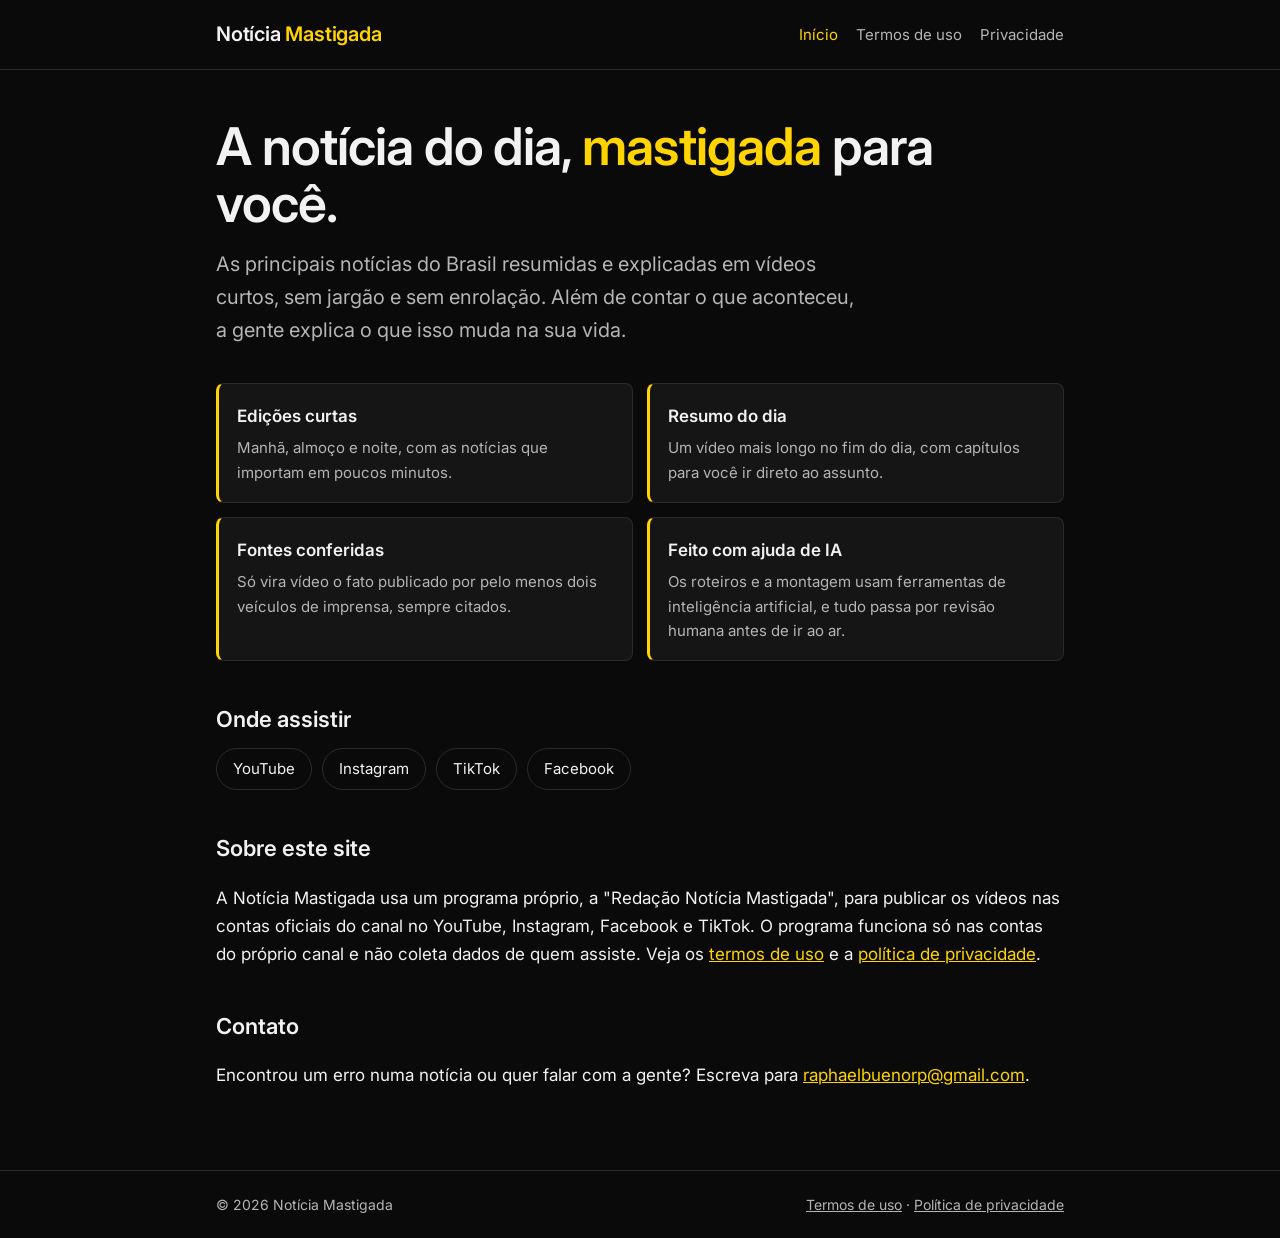
<file: index.html>
<!doctype html>
<html lang="pt-BR">
<head>
<meta charset="utf-8">
<meta name="viewport" content="width=device-width, initial-scale=1">
<title>Notícia Mastigada</title>
<meta name="description" content="As notícias do Brasil resumidas e explicadas em vídeos curtos: o que aconteceu e o que isso muda para você.">
<link rel="preconnect" href="https://fonts.googleapis.com">
<link rel="preconnect" href="https://fonts.gstatic.com" crossorigin>
<link href="https://fonts.googleapis.com/css2?family=Inter:wght@400;600&display=swap" rel="stylesheet">
<link rel="stylesheet" href="estilo.css">
</head>
<body>
<header class="topo"><div class="dentro">
  <a class="marca" href="./">Notícia <span>Mastigada</span></a>
  <nav><a href="./" aria-current="page">Início</a><a href="termos.html">Termos de uso</a><a href="privacidade.html">Privacidade</a></nav>
</div></header>

<main>
  <h1>A notícia do dia, <em>mastigada</em> para você.</h1>
  <p class="chamada">As principais notícias do Brasil resumidas e explicadas em vídeos curtos, sem jargão e sem enrolação. Além de contar o que aconteceu, a gente explica o que isso muda na sua vida.</p>

  <div class="grade">
    <div class="cartao"><h3>Edições curtas</h3><p>Manhã, almoço e noite, com as notícias que importam em poucos minutos.</p></div>
    <div class="cartao"><h3>Resumo do dia</h3><p>Um vídeo mais longo no fim do dia, com capítulos para você ir direto ao assunto.</p></div>
    <div class="cartao"><h3>Fontes conferidas</h3><p>Só vira vídeo o fato publicado por pelo menos dois veículos de imprensa, sempre citados.</p></div>
    <div class="cartao"><h3>Feito com ajuda de IA</h3><p>Os roteiros e a montagem usam ferramentas de inteligência artificial, e tudo passa por revisão humana antes de ir ao ar.</p></div>
  </div>

  <h2>Onde assistir</h2>
  <ul class="redes">
    <li><a href="https://www.youtube.com/@noticiamastigada">YouTube</a></li>
    <li><a href="https://www.instagram.com/noticiamastigada/">Instagram</a></li>
    <li><a href="https://www.tiktok.com/@noticiamastigada">TikTok</a></li>
    <li><a href="https://www.facebook.com/noticiamastigada">Facebook</a></li>
  </ul>

  <h2>Sobre este site</h2>
  <p>A Notícia Mastigada usa um programa próprio, a "Redação Notícia Mastigada", para publicar os vídeos nas contas oficiais do canal no YouTube, Instagram, Facebook e TikTok. O programa funciona só nas contas do próprio canal e não coleta dados de quem assiste. Veja os <a href="termos.html">termos de uso</a> e a <a href="privacidade.html">política de privacidade</a>.</p>

  <h2>Contato</h2>
  <p>Encontrou um erro numa notícia ou quer falar com a gente? Escreva para <a href="mailto:raphaelbuenorp@gmail.com">raphaelbuenorp@gmail.com</a>.</p>
</main>

<footer><div class="dentro">
  <span>© 2026 Notícia Mastigada</span>
  <span><a href="termos.html">Termos de uso</a> · <a href="privacidade.html">Política de privacidade</a></span>
</div></footer>
</body>
</html>
</file>
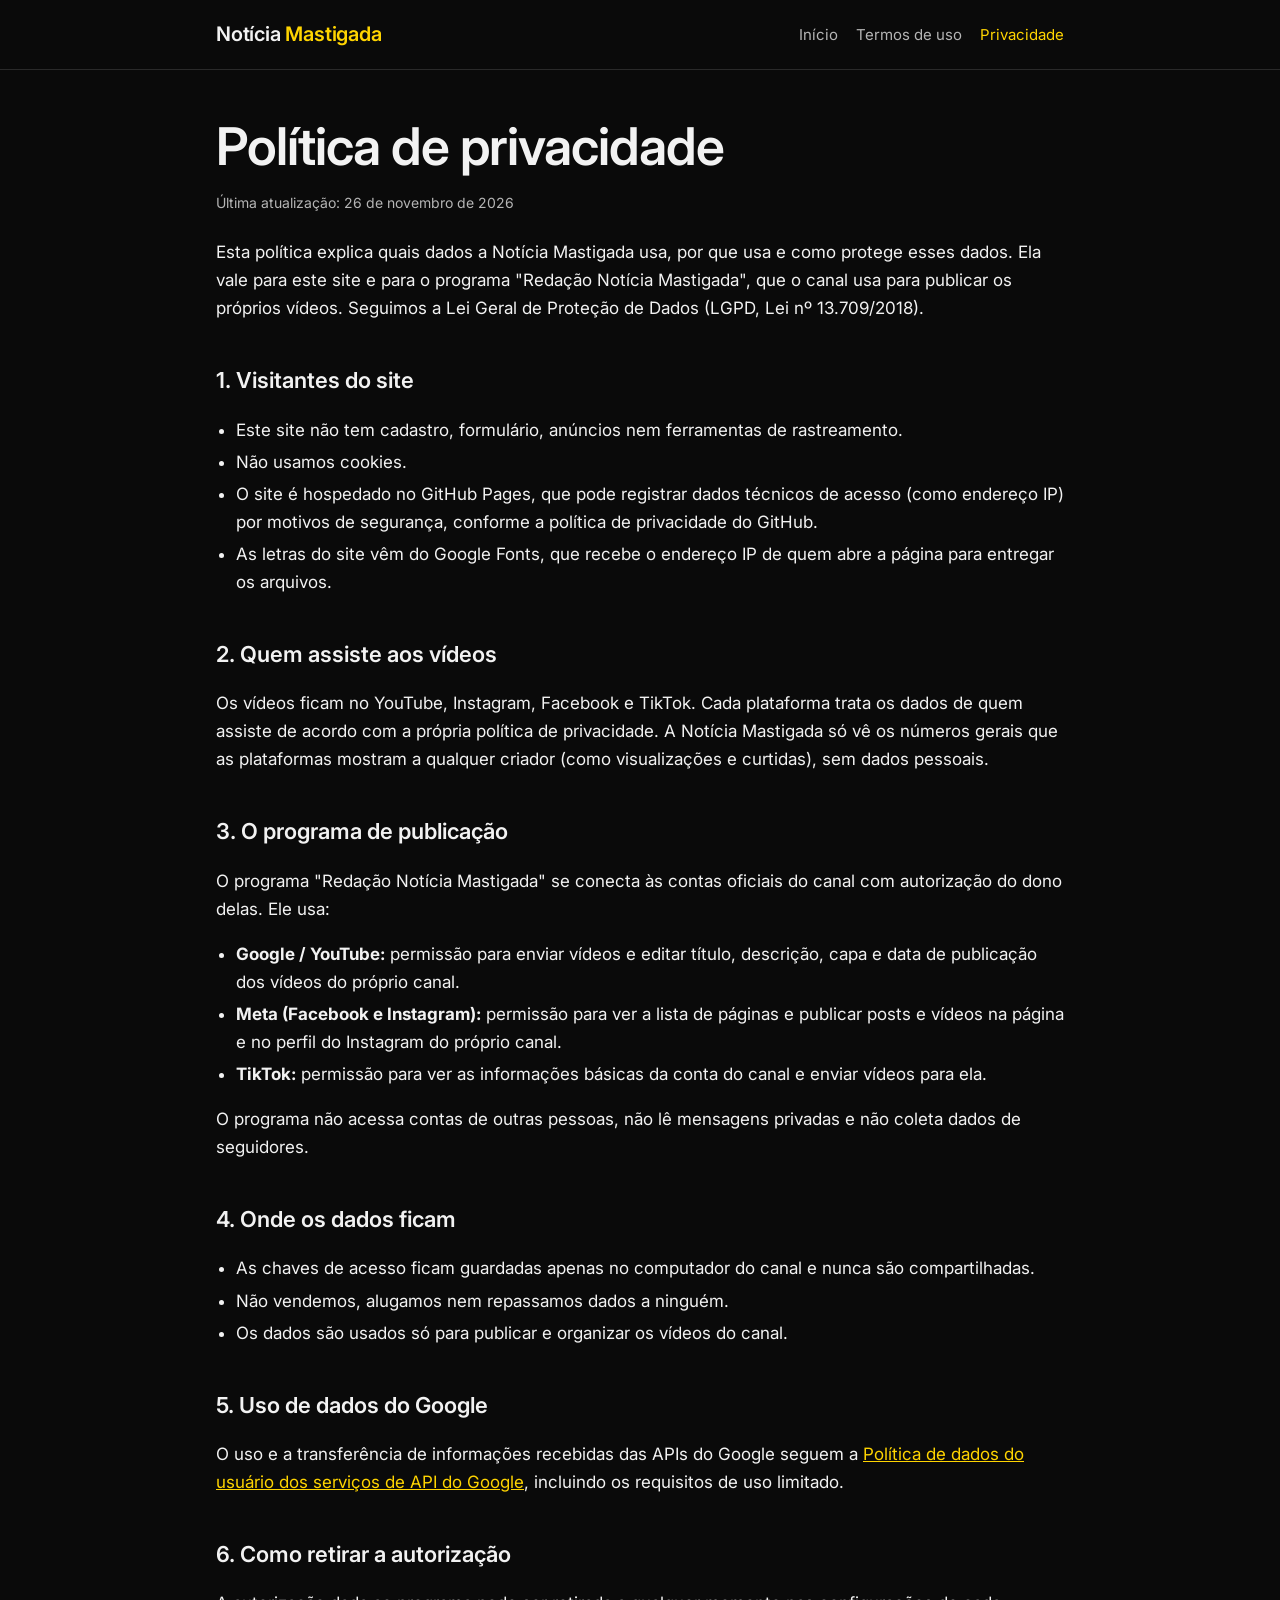
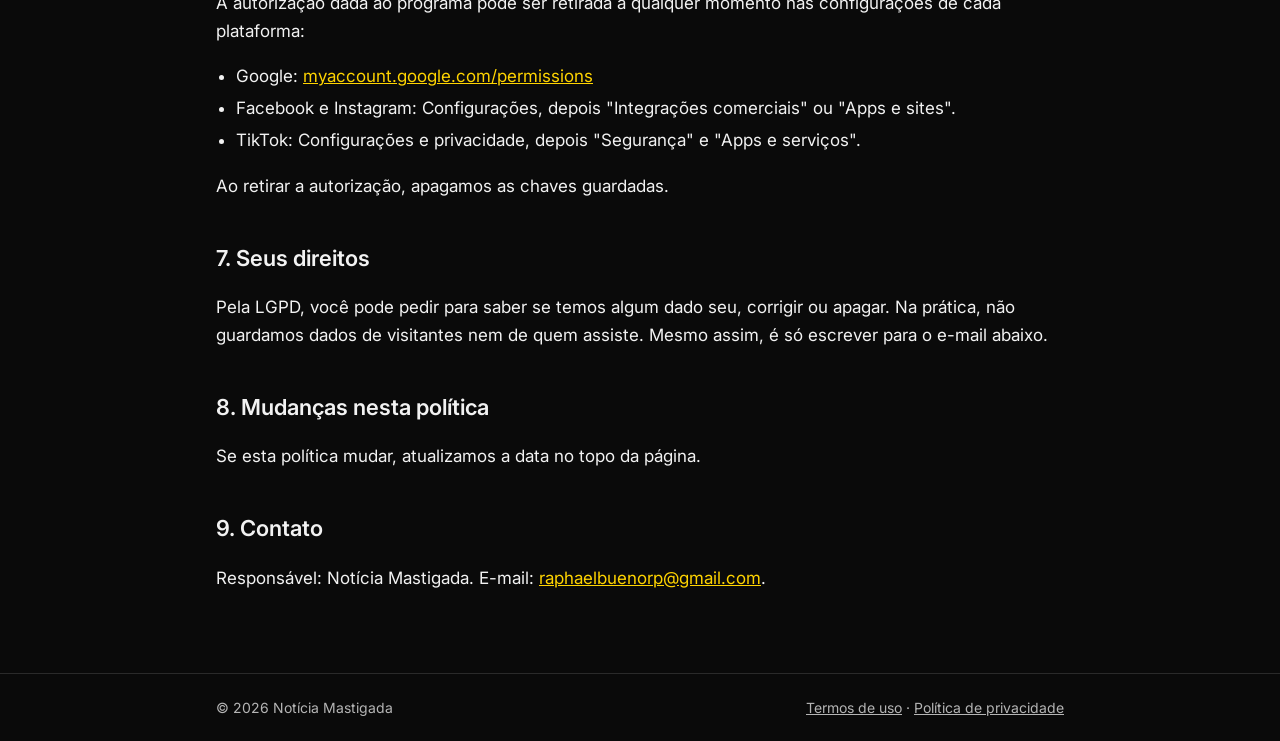
<file: privacidade.html>
<!doctype html>
<html lang="pt-BR">
<head>
<meta charset="utf-8">
<meta name="viewport" content="width=device-width, initial-scale=1">
<title>Política de privacidade · Notícia Mastigada</title>
<link rel="preconnect" href="https://fonts.googleapis.com">
<link rel="preconnect" href="https://fonts.gstatic.com" crossorigin>
<link href="https://fonts.googleapis.com/css2?family=Inter:wght@400;600&display=swap" rel="stylesheet">
<link rel="stylesheet" href="estilo.css">
</head>
<body>
<header class="topo"><div class="dentro">
  <a class="marca" href="./">Notícia <span>Mastigada</span></a>
  <nav><a href="./">Início</a><a href="termos.html">Termos de uso</a><a href="privacidade.html" aria-current="page">Privacidade</a></nav>
</div></header>

<main class="texto">
  <h1>Política de privacidade</h1>
  <p class="atualizado">Última atualização: 26 de novembro de 2026</p>

  <p>Esta política explica quais dados a Notícia Mastigada usa, por que usa e como protege esses dados. Ela vale para este site e para o programa "Redação Notícia Mastigada", que o canal usa para publicar os próprios vídeos. Seguimos a Lei Geral de Proteção de Dados (LGPD, Lei nº 13.709/2018).</p>

  <h2>1. Visitantes do site</h2>
  <ul>
    <li>Este site não tem cadastro, formulário, anúncios nem ferramentas de rastreamento.</li>
    <li>Não usamos cookies.</li>
    <li>O site é hospedado no GitHub Pages, que pode registrar dados técnicos de acesso (como endereço IP) por motivos de segurança, conforme a política de privacidade do GitHub.</li>
    <li>As letras do site vêm do Google Fonts, que recebe o endereço IP de quem abre a página para entregar os arquivos.</li>
  </ul>

  <h2>2. Quem assiste aos vídeos</h2>
  <p>Os vídeos ficam no YouTube, Instagram, Facebook e TikTok. Cada plataforma trata os dados de quem assiste de acordo com a própria política de privacidade. A Notícia Mastigada só vê os números gerais que as plataformas mostram a qualquer criador (como visualizações e curtidas), sem dados pessoais.</p>

  <h2>3. O programa de publicação</h2>
  <p>O programa "Redação Notícia Mastigada" se conecta às contas oficiais do canal com autorização do dono delas. Ele usa:</p>
  <ul>
    <li><strong>Google / YouTube:</strong> permissão para enviar vídeos e editar título, descrição, capa e data de publicação dos vídeos do próprio canal.</li>
    <li><strong>Meta (Facebook e Instagram):</strong> permissão para ver a lista de páginas e publicar posts e vídeos na página e no perfil do Instagram do próprio canal.</li>
    <li><strong>TikTok:</strong> permissão para ver as informações básicas da conta do canal e enviar vídeos para ela.</li>
  </ul>
  <p>O programa não acessa contas de outras pessoas, não lê mensagens privadas e não coleta dados de seguidores.</p>

  <h2>4. Onde os dados ficam</h2>
  <ul>
    <li>As chaves de acesso ficam guardadas apenas no computador do canal e nunca são compartilhadas.</li>
    <li>Não vendemos, alugamos nem repassamos dados a ninguém.</li>
    <li>Os dados são usados só para publicar e organizar os vídeos do canal.</li>
  </ul>

  <h2>5. Uso de dados do Google</h2>
  <p>O uso e a transferência de informações recebidas das APIs do Google seguem a <a href="https://developers.google.com/terms/api-services-user-data-policy">Política de dados do usuário dos serviços de API do Google</a>, incluindo os requisitos de uso limitado.</p>

  <h2>6. Como retirar a autorização</h2>
  <p>A autorização dada ao programa pode ser retirada a qualquer momento nas configurações de cada plataforma:</p>
  <ul>
    <li>Google: <a href="https://myaccount.google.com/permissions">myaccount.google.com/permissions</a></li>
    <li>Facebook e Instagram: Configurações, depois "Integrações comerciais" ou "Apps e sites".</li>
    <li>TikTok: Configurações e privacidade, depois "Segurança" e "Apps e serviços".</li>
  </ul>
  <p>Ao retirar a autorização, apagamos as chaves guardadas.</p>

  <h2>7. Seus direitos</h2>
  <p>Pela LGPD, você pode pedir para saber se temos algum dado seu, corrigir ou apagar. Na prática, não guardamos dados de visitantes nem de quem assiste. Mesmo assim, é só escrever para o e-mail abaixo.</p>

  <h2>8. Mudanças nesta política</h2>
  <p>Se esta política mudar, atualizamos a data no topo da página.</p>

  <h2>9. Contato</h2>
  <p>Responsável: Notícia Mastigada. E-mail: <a href="mailto:raphaelbuenorp@gmail.com">raphaelbuenorp@gmail.com</a>.</p>
</main>

<footer><div class="dentro">
  <span>© 2026 Notícia Mastigada</span>
  <span><a href="termos.html">Termos de uso</a> · <a href="privacidade.html">Política de privacidade</a></span>
</div></footer>
</body>
</html>
</file>
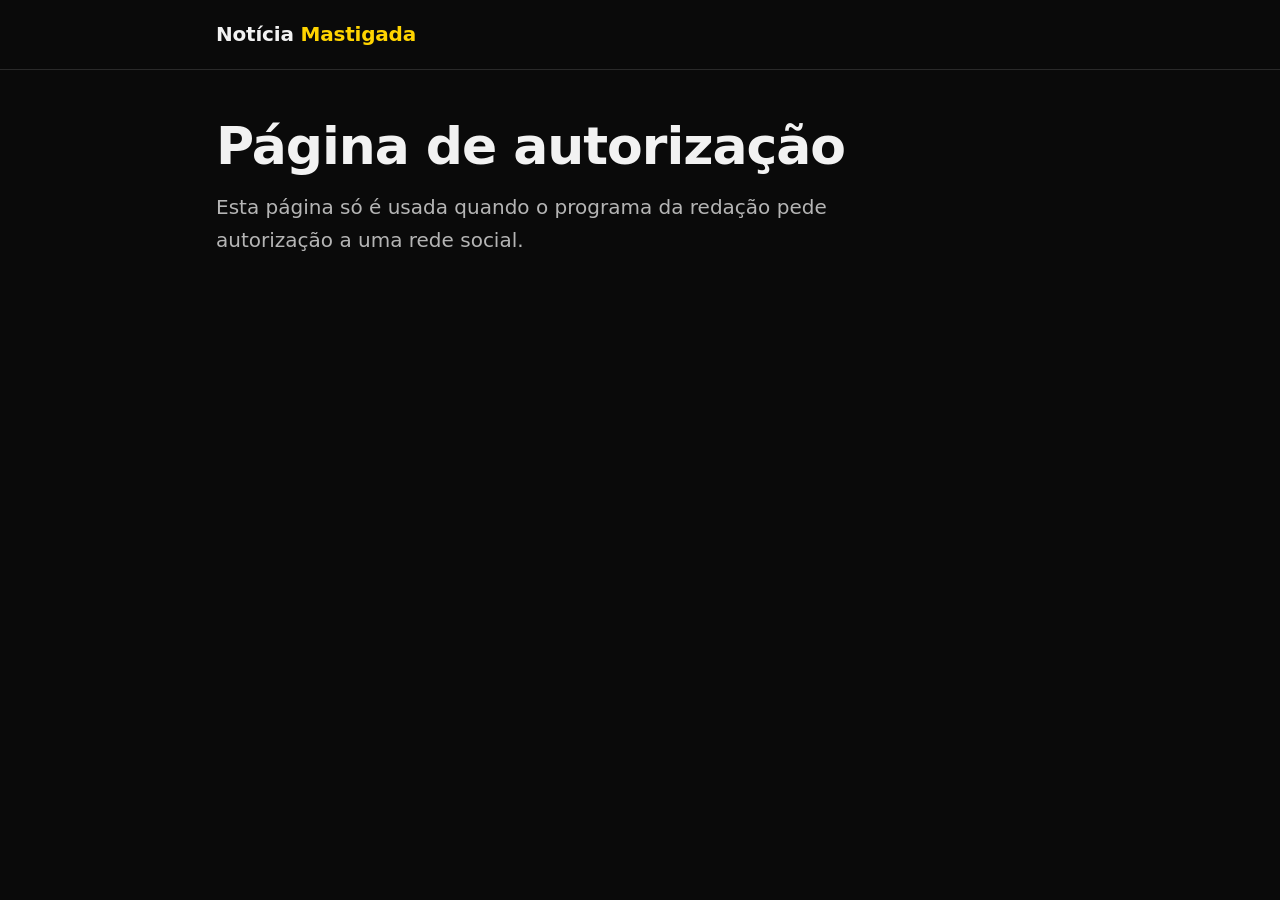
<file: retorno.html>
<!doctype html>
<html lang="pt-BR">
<head>
<meta charset="utf-8">
<meta name="viewport" content="width=device-width, initial-scale=1">
<meta name="robots" content="noindex">
<title>Autorização · Notícia Mastigada</title>
<link rel="stylesheet" href="estilo.css">
</head>
<body>
<header class="topo"><div class="dentro">
  <a class="marca" href="./">Notícia <span>Mastigada</span></a>
</div></header>
<main>
  <h1 id="titulo">Autorização recebida</h1>
  <p class="chamada" id="msg">Pode fechar esta aba e voltar para a Redação Notícia Mastigada.</p>
</main>
<script>
  // Página de retorno do login do TikTok. O código fica só no endereço desta aba,
  // para o programa da redação ler. Nada é enviado para outro lugar.
  var p = new URLSearchParams(location.search);
  if (p.get('error')) {
    document.getElementById('titulo').textContent = 'A autorização não foi concluída';
    document.getElementById('msg').textContent = 'Motivo: ' + (p.get('error_description') || p.get('error')) + '. Pode fechar esta aba e tentar de novo.';
  } else if (!p.get('code')) {
    document.getElementById('titulo').textContent = 'Página de autorização';
    document.getElementById('msg').textContent = 'Esta página só é usada quando o programa da redação pede autorização a uma rede social.';
  }
</script>
</body>
</html>
</file>
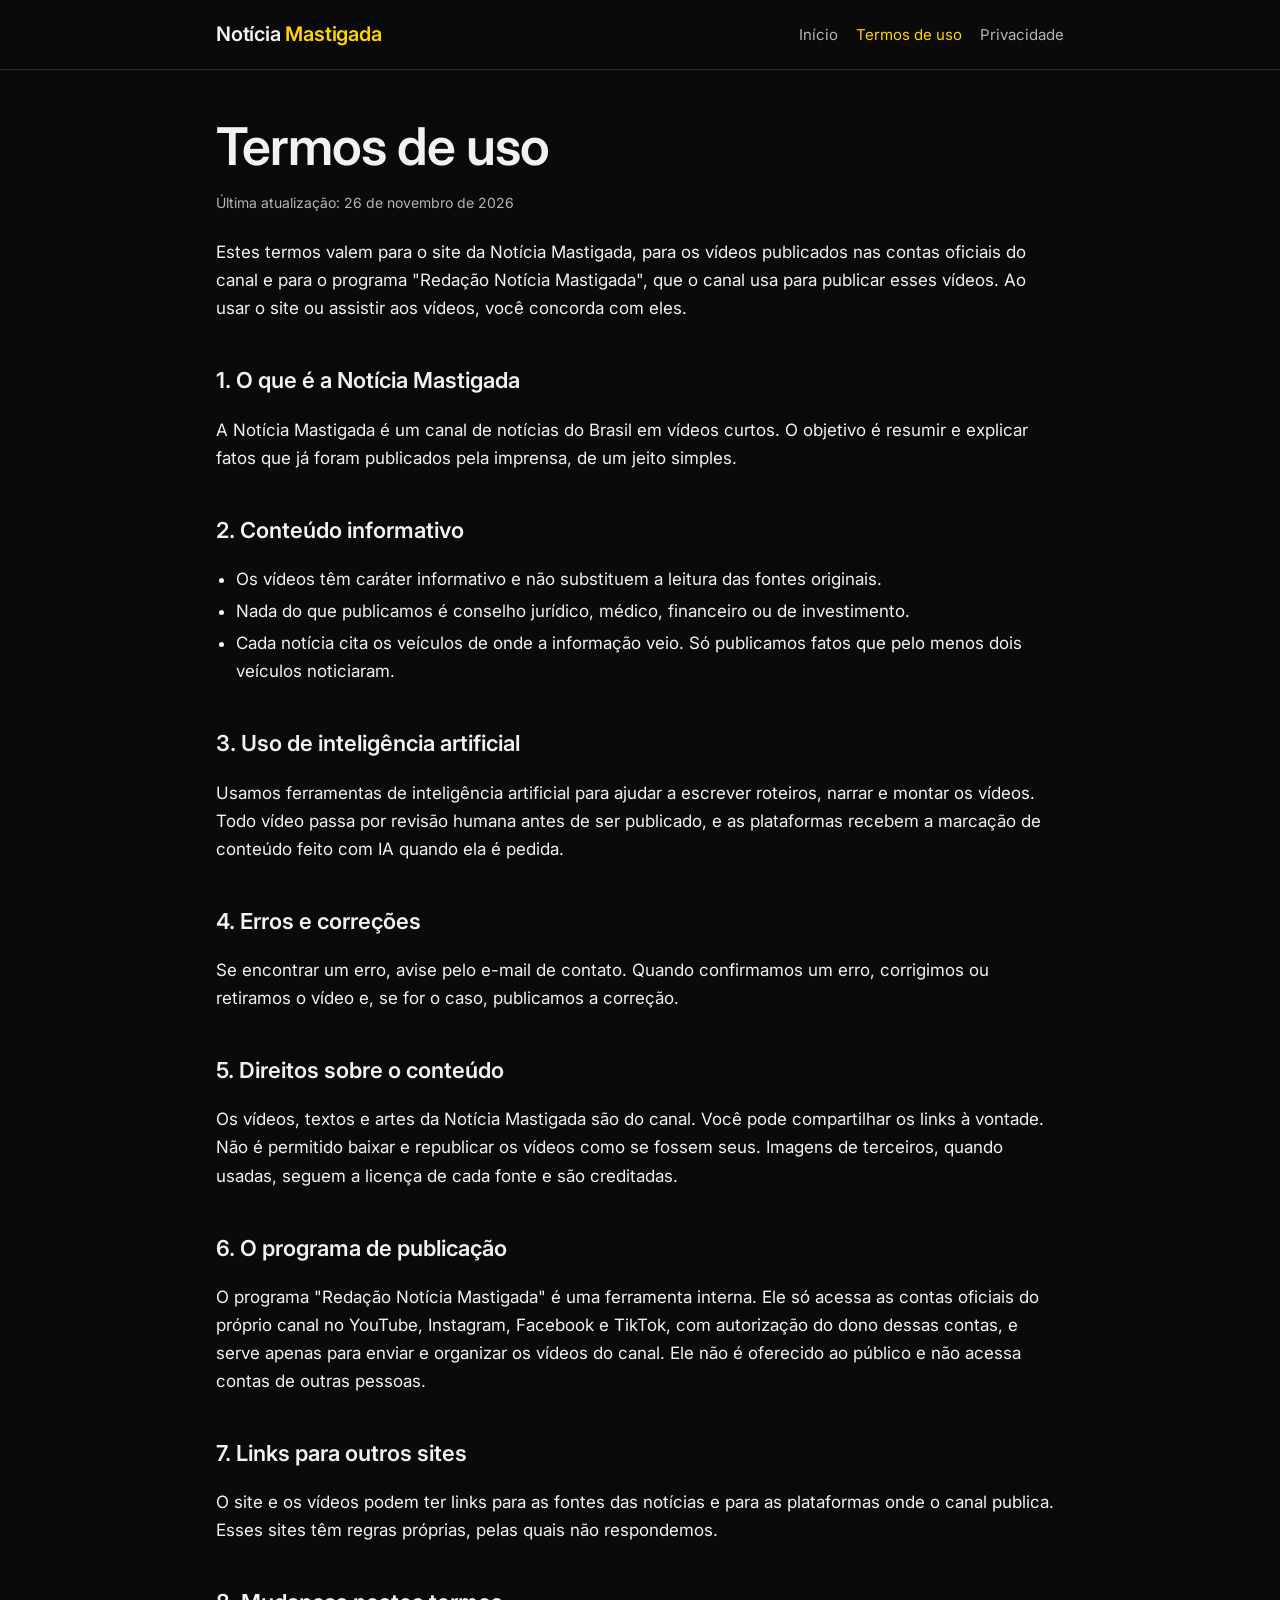
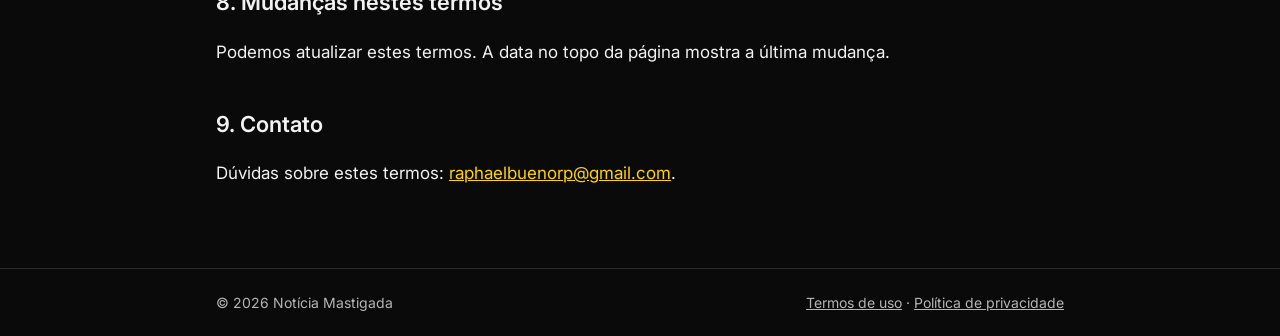
<file: termos.html>
<!doctype html>
<html lang="pt-BR">
<head>
<meta charset="utf-8">
<meta name="viewport" content="width=device-width, initial-scale=1">
<title>Termos de uso · Notícia Mastigada</title>
<link rel="preconnect" href="https://fonts.googleapis.com">
<link rel="preconnect" href="https://fonts.gstatic.com" crossorigin>
<link href="https://fonts.googleapis.com/css2?family=Inter:wght@400;600&display=swap" rel="stylesheet">
<link rel="stylesheet" href="estilo.css">
</head>
<body>
<header class="topo"><div class="dentro">
  <a class="marca" href="./">Notícia <span>Mastigada</span></a>
  <nav><a href="./">Início</a><a href="termos.html" aria-current="page">Termos de uso</a><a href="privacidade.html">Privacidade</a></nav>
</div></header>

<main class="texto">
  <h1>Termos de uso</h1>
  <p class="atualizado">Última atualização: 26 de novembro de 2026</p>

  <p>Estes termos valem para o site da Notícia Mastigada, para os vídeos publicados nas contas oficiais do canal e para o programa "Redação Notícia Mastigada", que o canal usa para publicar esses vídeos. Ao usar o site ou assistir aos vídeos, você concorda com eles.</p>

  <h2>1. O que é a Notícia Mastigada</h2>
  <p>A Notícia Mastigada é um canal de notícias do Brasil em vídeos curtos. O objetivo é resumir e explicar fatos que já foram publicados pela imprensa, de um jeito simples.</p>

  <h2>2. Conteúdo informativo</h2>
  <ul>
    <li>Os vídeos têm caráter informativo e não substituem a leitura das fontes originais.</li>
    <li>Nada do que publicamos é conselho jurídico, médico, financeiro ou de investimento.</li>
    <li>Cada notícia cita os veículos de onde a informação veio. Só publicamos fatos que pelo menos dois veículos noticiaram.</li>
  </ul>

  <h2>3. Uso de inteligência artificial</h2>
  <p>Usamos ferramentas de inteligência artificial para ajudar a escrever roteiros, narrar e montar os vídeos. Todo vídeo passa por revisão humana antes de ser publicado, e as plataformas recebem a marcação de conteúdo feito com IA quando ela é pedida.</p>

  <h2>4. Erros e correções</h2>
  <p>Se encontrar um erro, avise pelo e-mail de contato. Quando confirmamos um erro, corrigimos ou retiramos o vídeo e, se for o caso, publicamos a correção.</p>

  <h2>5. Direitos sobre o conteúdo</h2>
  <p>Os vídeos, textos e artes da Notícia Mastigada são do canal. Você pode compartilhar os links à vontade. Não é permitido baixar e republicar os vídeos como se fossem seus. Imagens de terceiros, quando usadas, seguem a licença de cada fonte e são creditadas.</p>

  <h2>6. O programa de publicação</h2>
  <p>O programa "Redação Notícia Mastigada" é uma ferramenta interna. Ele só acessa as contas oficiais do próprio canal no YouTube, Instagram, Facebook e TikTok, com autorização do dono dessas contas, e serve apenas para enviar e organizar os vídeos do canal. Ele não é oferecido ao público e não acessa contas de outras pessoas.</p>

  <h2>7. Links para outros sites</h2>
  <p>O site e os vídeos podem ter links para as fontes das notícias e para as plataformas onde o canal publica. Esses sites têm regras próprias, pelas quais não respondemos.</p>

  <h2>8. Mudanças nestes termos</h2>
  <p>Podemos atualizar estes termos. A data no topo da página mostra a última mudança.</p>

  <h2>9. Contato</h2>
  <p>Dúvidas sobre estes termos: <a href="mailto:raphaelbuenorp@gmail.com">raphaelbuenorp@gmail.com</a>.</p>
</main>

<footer><div class="dentro">
  <span>© 2026 Notícia Mastigada</span>
  <span><a href="termos.html">Termos de uso</a> · <a href="privacidade.html">Política de privacidade</a></span>
</div></footer>
</body>
</html>
</file>
<file: estilo.css>
:root {
  --fundo: #0A0A0A;
  --cartao: #151515;
  --linha: #2A2A2A;
  --texto: #F2F2F2;
  --suave: #B5B5B5;
  --amarelo: #FFD400;
}
* { box-sizing: border-box; }
html { -webkit-text-size-adjust: 100%; }
body {
  margin: 0;
  background: var(--fundo);
  color: var(--texto);
  font-family: "Inter", system-ui, -apple-system, "Segoe UI", Roboto, sans-serif;
  font-weight: 400;
  line-height: 1.65;
  font-size: 17px;
}
a { color: var(--amarelo); }
a:hover { text-decoration: none; }
.topo {
  border-bottom: 1px solid var(--linha);
}
.topo .dentro {
  max-width: 880px;
  margin: 0 auto;
  padding: 18px 16px;
  display: flex;
  align-items: center;
  justify-content: space-between;
  gap: 16px;
  flex-wrap: wrap;
}
.marca {
  color: var(--texto);
  text-decoration: none;
  font-weight: 600;
  font-size: 20px;
  letter-spacing: -0.01em;
}
.marca span { color: var(--amarelo); }
nav a {
  color: var(--suave);
  text-decoration: none;
  margin-left: 18px;
  font-size: 15px;
}
nav a:first-child { margin-left: 0; }
nav a:hover, nav a[aria-current="page"] { color: var(--amarelo); }
main {
  max-width: 880px;
  margin: 0 auto;
  padding: 48px 16px 64px;
}
h1 {
  font-weight: 600;
  font-size: clamp(32px, 6vw, 52px);
  line-height: 1.1;
  letter-spacing: -0.02em;
  margin: 0 0 16px;
}
h1 em { font-style: normal; color: var(--amarelo); }
h2 {
  font-weight: 600;
  font-size: 22px;
  margin: 40px 0 10px;
}
.chamada {
  font-size: 20px;
  color: var(--suave);
  max-width: 640px;
  margin: 0 0 36px;
}
.grade {
  display: grid;
  grid-template-columns: repeat(auto-fit, minmax(300px, 1fr));
  gap: 14px;
  margin: 0 0 40px;
}
.cartao {
  background: var(--cartao);
  border: 1px solid var(--linha);
  border-left: 3px solid var(--amarelo);
  border-radius: 8px;
  padding: 18px 18px 16px;
}
.cartao h3 { margin: 0 0 6px; font-weight: 600; font-size: 17px; }
.cartao p { margin: 0; color: var(--suave); font-size: 15px; }
.redes { display: flex; flex-wrap: wrap; gap: 10px; padding: 0; list-style: none; margin: 0; }
.redes a {
  display: inline-block;
  border: 1px solid var(--linha);
  border-radius: 999px;
  padding: 8px 16px;
  text-decoration: none;
  color: var(--texto);
  font-size: 15px;
}
.redes a:hover { border-color: var(--amarelo); color: var(--amarelo); }
.atualizado { color: var(--suave); font-size: 14px; margin: 0 0 24px; }
.texto ul { padding-left: 20px; }
.texto li { margin: 4px 0; }
footer {
  border-top: 1px solid var(--linha);
  color: var(--suave);
  font-size: 14px;
}
footer .dentro {
  max-width: 880px;
  margin: 0 auto;
  padding: 22px 16px;
  display: flex;
  justify-content: space-between;
  gap: 12px;
  flex-wrap: wrap;
}
footer a { color: var(--suave); }
</file>
